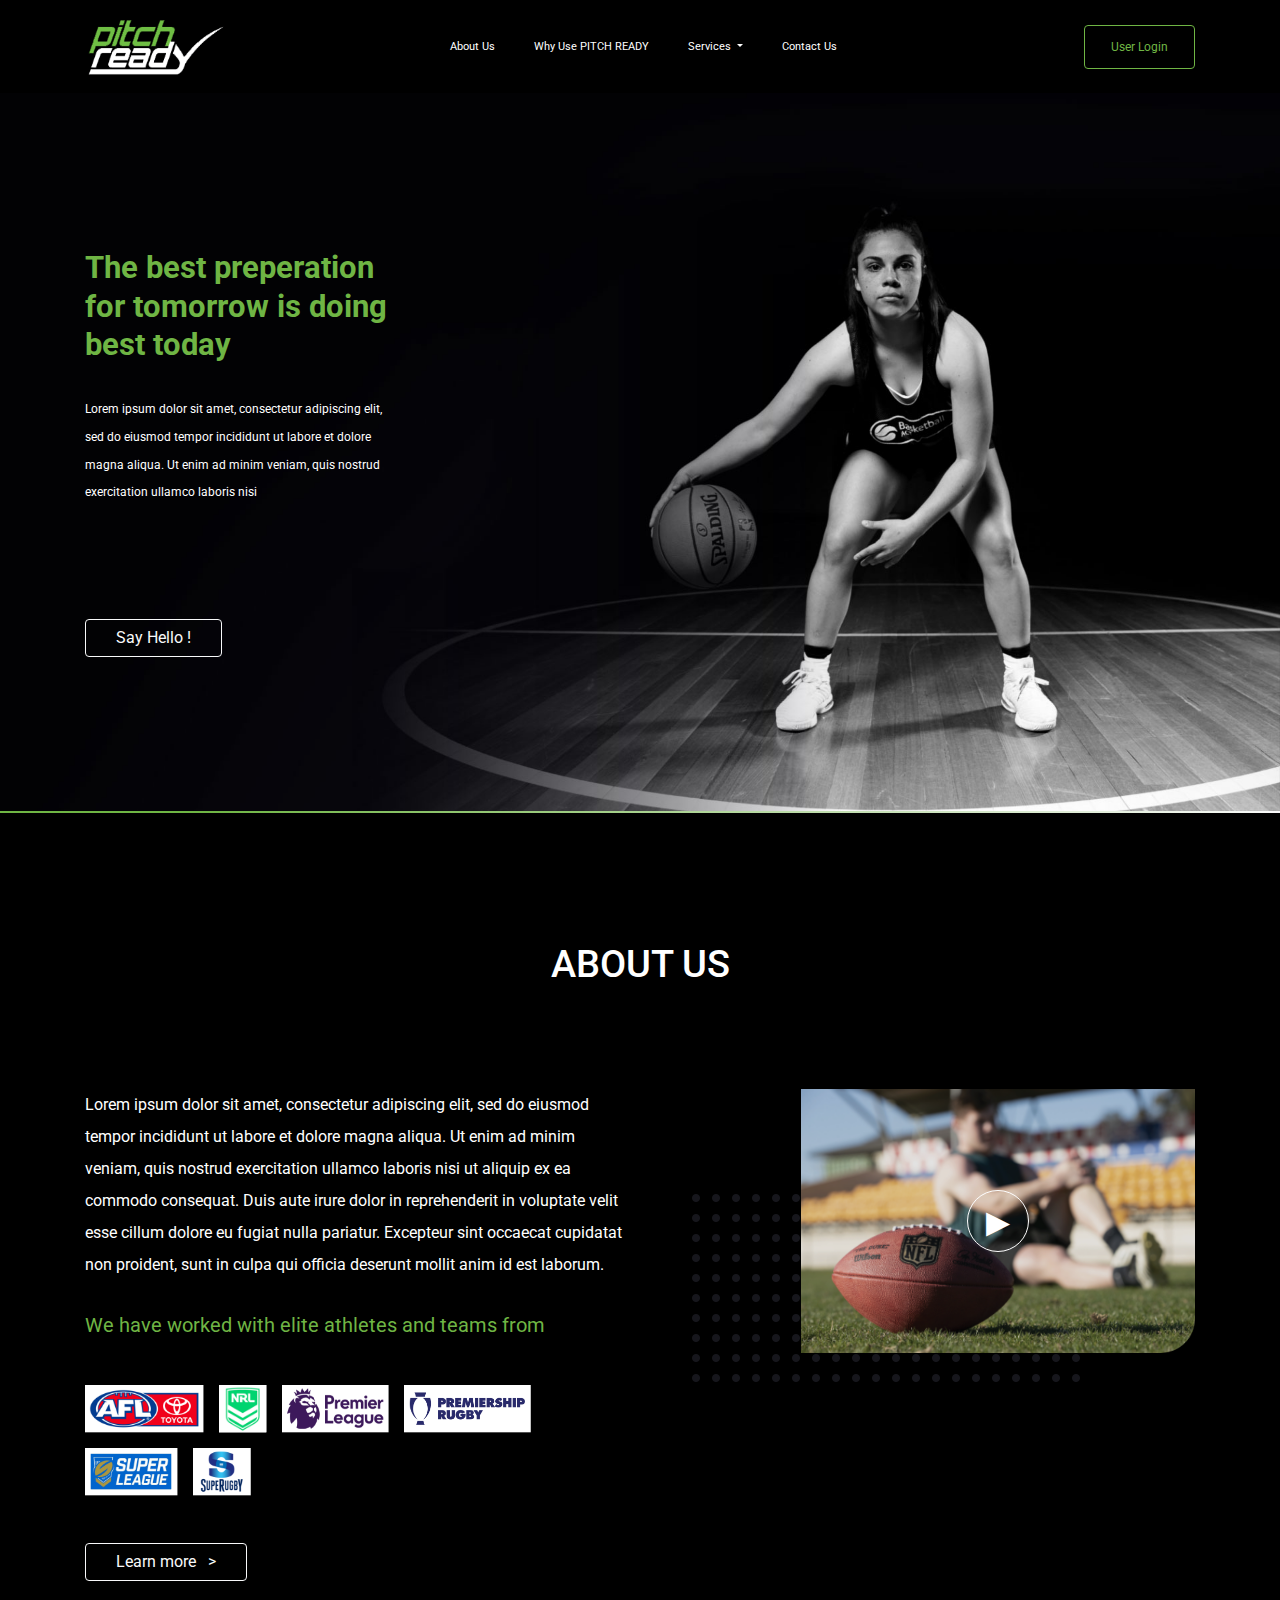
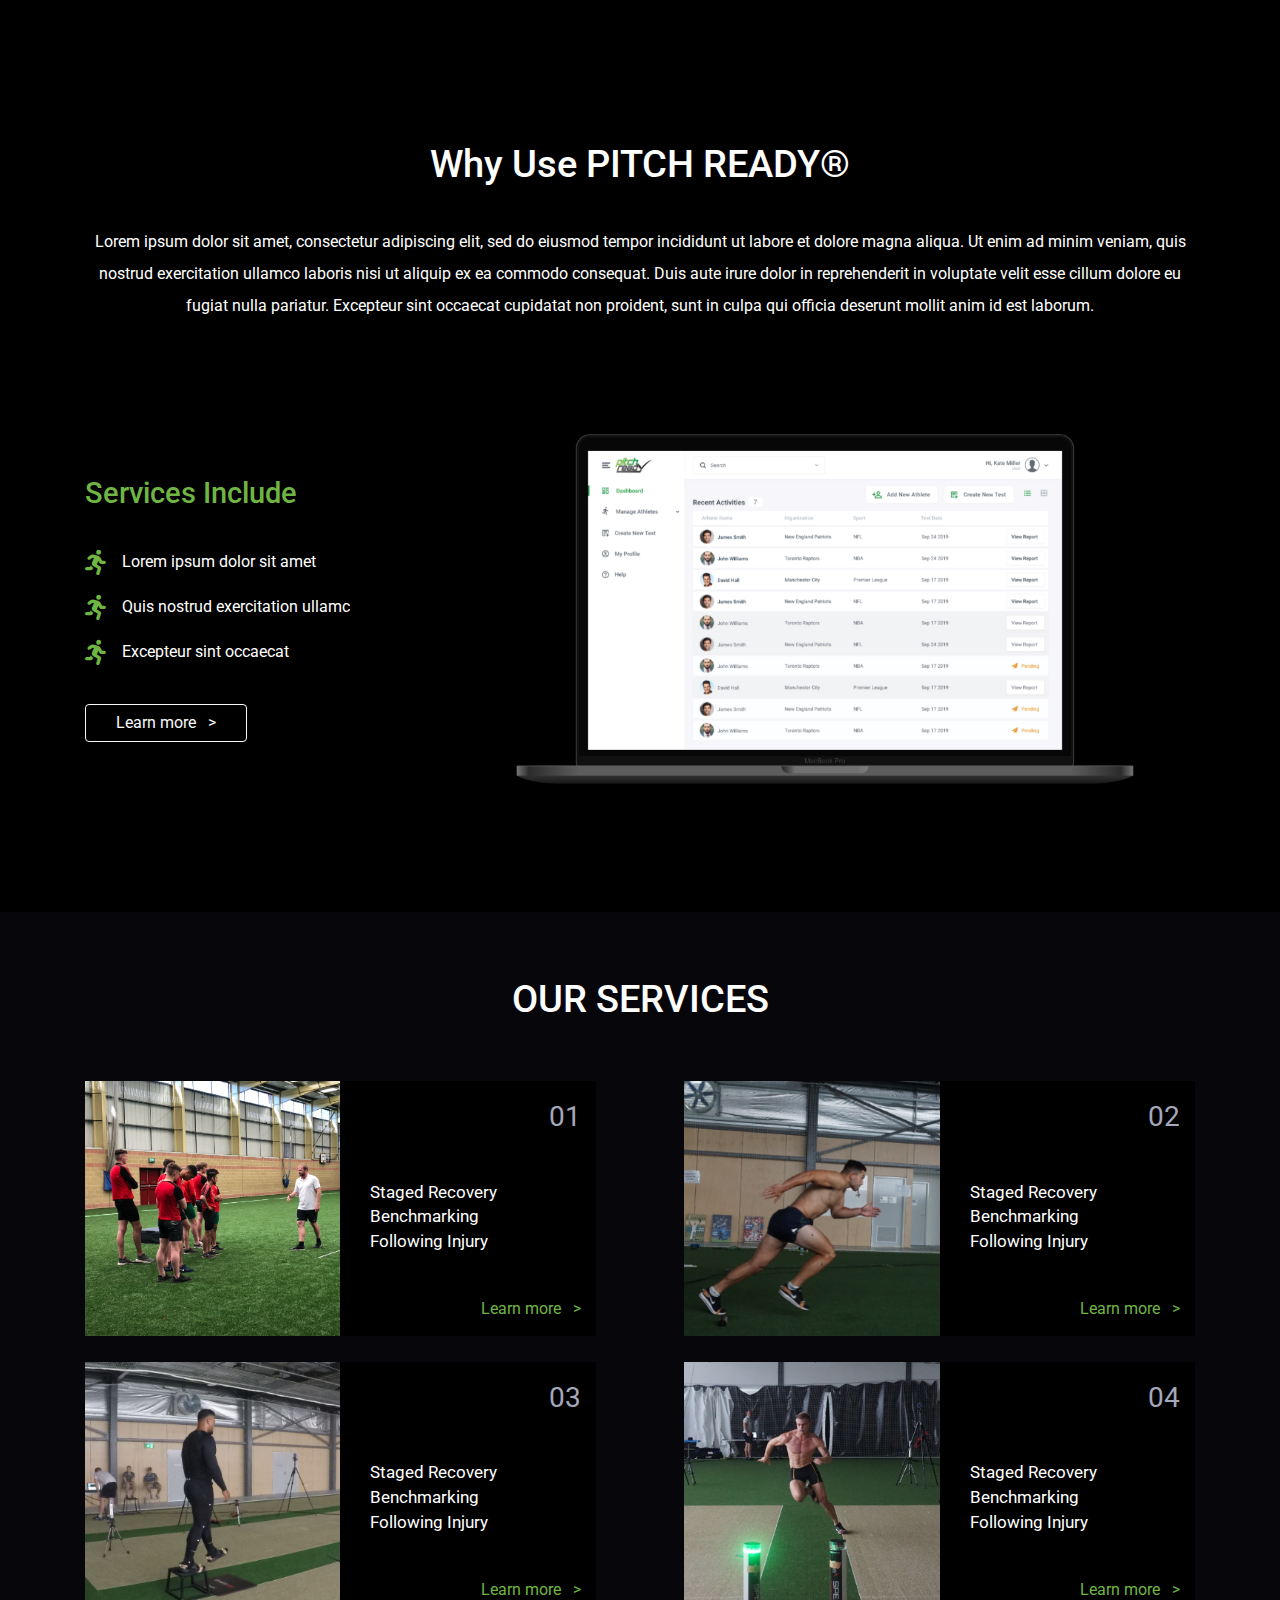
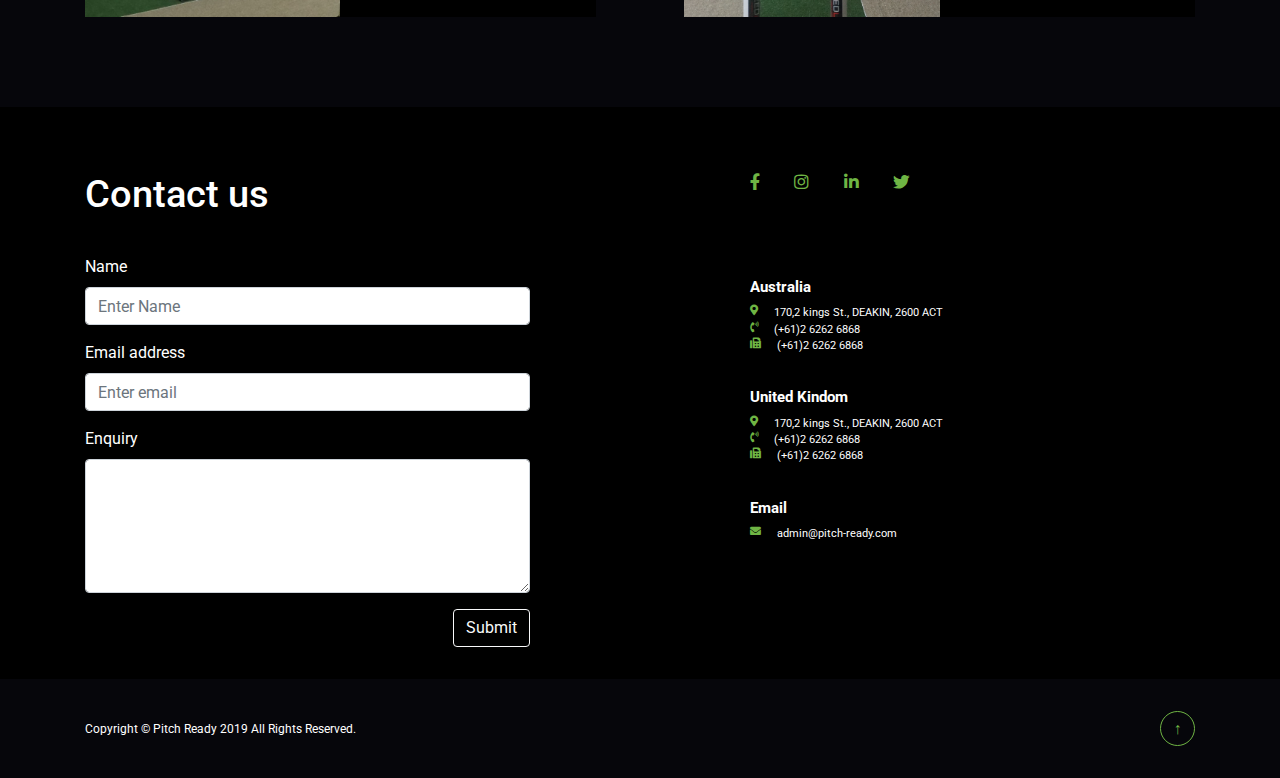
<file: index.html>
<!DOCTYPE html>
<html>
<head>
<meta charset="UTF-8">
<title>Pitch Ready</title>
<meta http-equiv="X-UA-Compatible" content="IE=edge,chrome=1">
<meta name="viewport" content="width=device-width, initial-scale=1.0">
<link rel="stylesheet" href="bootstrap/bootstrap.min.css" >
<link rel="stylesheet" href="styles/style.css" >
<link href="https://fonts.googleapis.com/css?family=Roboto:400,700&display=swap" rel="stylesheet"> 
<link href="https://cdnjs.cloudflare.com/ajax/libs/font-awesome/5.11.2/css/all.min.css" rel="stylesheet" >

<script src="js/jquery.min.js" ></script>
<script src="bootstrap/bootstrap.min.js" ></script>

</head>

<body>
    <header>
            <div class="container">
                <div class="header-inner">
                    <div class="logo">
                        <img src="images/logo.png" alt="" />
                    </div>
                    <div class="main-menu"><nav class="navbar navbar-expand-lg navbar-dark">
                            <button class="navbar-toggler" type="button" data-toggle="collapse" data-target="#navbarNav" aria-controls="navbarNav" aria-expanded="false" aria-label="Toggle navigation">
                                <span class="navbar-toggler-icon"></span>
                            </button>
                            <div class="collapse navbar-collapse" id="navbarNav">
                                <ul class="navbar-nav">
                                <li class="nav-item">
                                    <a class="nav-link active" href="page-3.html">About us</a>
                                </li>
                                <li class="nav-item">
                                    <a class="nav-link" href="page-2.html">Why use PITCH READY</a>
                                </li>
                                <li class="nav-item dropdown">
                                        <a class="nav-link dropdown-toggle" href="page-4.html" id="navbarDropdownMenuLink" role="button" data-toggle="dropdown" aria-haspopup="true" aria-expanded="false">
                                                Services
                                        </a>
                                        <div class="dropdown-menu" aria-labelledby="navbarDropdownMenuLink">
                                            <a class="dropdown-item" href="page-4.html">Service 1</a>
                                            <a class="dropdown-item" href="page-4.html">Service 2</a>
                                        </div>
                                        </li>
                                <li class="nav-item">
                                    <a class="nav-link" href="#">Contact us</a>
                                </li>
                                </ul>
                            </div>
                            </nav>
                    </div>
                    <div class="header-links">
                        <button type="button" class="btn btn-outline-primary login-btn">User Login</button>
                    </div>   
                </div>
            </div>
    </header>
    <div class="main-banner">
        <div class="main-banner-overlay">
            <div class="container">
                <span class="main-tagline">The best preperation for tomorrow is doing best today</span>
                <div class="para-text">
                    <p>Lorem ipsum dolor sit amet, consectetur adipiscing elit, sed do eiusmod tempor incididunt ut labore et dolore magna aliqua. Ut enim ad minim veniam, quis nostrud exercitation ullamco laboris nisi</p>
                </div>
                <button type="button" class="btn btn-outline-light">Say Hello !</button>
            </div>
        </div>
        <picture class="w-100">
            <source media="(max-width: 767px)" srcset="images/main-banner-mob.jpg">
            <source media="(max-width: 991px)" srcset="images/main-banner-tab.jpg">
            <source media="(min-width: 992px)" srcset="images/main-banner.jpg">
            <img class="w-100" src="images/main-banner.jpg" alt="">
        </picture>
    </div>

    <section class="sec-2">
           <!--<h2>&#9656;</h2>-->
           <div class="container">
                <h2>ABOUT US</h2>
                
                <div class="row sec-2-contwrap">
                    <div class="col-lg-6 text-center text-md-left">
                        <p>
                            Lorem ipsum dolor sit amet, consectetur adipiscing elit, sed do eiusmod tempor incididunt ut labore et dolore magna aliqua. Ut enim ad minim veniam, quis nostrud exercitation ullamco laboris nisi ut aliquip ex ea commodo consequat. Duis aute irure dolor in reprehenderit in voluptate velit esse cillum dolore eu fugiat nulla pariatur. Excepteur sint occaecat cupidatat non proident, sunt in culpa qui officia deserunt mollit anim id est laborum.
                        </p>
                        <span class="sp-tagline">
                            We have worked with elite athletes and teams from
                        </span>
                        <div class="d-flex flex-wrap justify-content-center justify-content-md-start sec-2-logos">
                            <a href="#"><img src="images/logo-afl.png"/></a>
                            <a href="#"><img src="images/logo-nrl.png" alt=""/></a>
                            <a href="#"><img src="images/logo-pl.png" alt=""/></a>
                            <a href="#"><img src="images/logo-pr.png" alt=""/></a>
                            <a href="#"><img src="images/logo-sl.png" alt=""/></a>
                            <a href="#"><img src="images/logo-sr.png" alt=""/></a>
                        </div>
                        <button type="button" class="btn btn-outline-light">Learn more &nbsp; &#x3E;</button>
                    </div>
                    <div class="col-lg-6 sec-2-sideimg">
                        <a href="">
                                <div class="thumb-wrap">
                                    <img class="w-100" src="images/video-bg.png" alt=""/>
                                    <div class="play-btn-wrap"><span class="play-btn">&#9656;</span></div>
                                </div>

                        </a>
                    </div>
                </div>

           </div>
           
  
    </section>

    <section class="sec-3">
           <!--<h2>&#9656;</h2>-->
           <div class="container">
                <h2 class="has-mob-bottom-margin">Why Use PITCH READY&#174;</h2>
                <div class="w-100 text-center sec-3-intro">
                    <p>
                        Lorem ipsum dolor sit amet, consectetur adipiscing elit, sed do eiusmod tempor incididunt ut labore et dolore magna aliqua. Ut enim ad minim veniam, quis nostrud exercitation ullamco laboris nisi ut aliquip ex ea commodo consequat. Duis aute irure dolor in reprehenderit in voluptate velit esse cillum dolore eu fugiat nulla pariatur. Excepteur sint occaecat cupidatat non proident, sunt in culpa qui officia deserunt mollit anim id est laborum.
                    </p>
                </div>
                
                <div class="w-100 float-left sec-3-contwrap no-gutters d-flex flex-column flex-lg-row align-items-center justify-content-between">
                    <div class="col-12 col-lg-3 text-center text-md-left float-left">
                        <h3>Services Include</h3>
                        <ul>
                            <li><i class="fas fa-running"></i> Lorem ipsum dolor sit amet</li>
                            <li><i class="fas fa-running"></i> Quis nostrud exercitation ullamc</li>
                            <li><i class="fas fa-running"></i> Excepteur sint occaecat</li>
                        </ul>
                        <button type="button" class="btn btn-outline-light">Learn more &nbsp; &#x3E;</button>
                    </div>
                    <div class="col-12 col-lg-8 sec-3-sideimg float-right">
                            <img class="w-100" src="images/macbook.png" alt=""/>
                    </div>
                </div>

           </div>
           
  
    </section>


    <section class="sec-4">
        <div class="container">
            <h2>OUR SERVICES</h2>
            <div class="serv-boxes-parent">
                <div class="serv-box no-gutters">
                    <div class="serv-thumb col-12 col-sm-6">
                        <img class="w-100" src="images/1.png" alt=""/>
                    </div>
                    <div class="serv-cont col-12 col-sm-6">
                        <span class="box-number">01</span>
                        <div class="txt-box">
                            Staged Recovery <br />
                            Benchmarking<br />
                            Following Injury
                        </div>
                        <a class="l-more-link" href="#">Learn more &nbsp; &#x3E;</a>
                    </div>
                </div>
                <div class="serv-box no-gutters">
                    <div class="serv-thumb col-12 col-sm-6">
                        <img class="w-100" src="images/2.png" alt=""/>
                    </div>
                    <div class="serv-cont col-12 col-sm-6">
                        <span class="box-number">02</span>
                        <div class="txt-box">
                            Staged Recovery <br />
                            Benchmarking<br />
                            Following Injury
                        </div>
                        <a class="l-more-link" href="#">Learn more &nbsp; &#x3E;</a>
                    </div>
                </div>
                <div class="serv-box no-gutters">
                    <div class="serv-thumb col-12 col-sm-6">
                        <img class="w-100" src="images/3.png" alt=""/>
                    </div>
                    <div class="serv-cont col-12 col-sm-6">
                        <span class="box-number">03</span>
                        <div class="txt-box">
                            Staged Recovery <br />
                            Benchmarking<br />
                            Following Injury
                        </div>
                        <a class="l-more-link" href="#">Learn more &nbsp; &#x3E;</a>
                    </div>
                </div>
                <div class="serv-box no-gutters">
                    <div class="serv-thumb col-12 col-sm-6">
                        <img class="w-100" src="images/4.png" alt=""/>
                    </div>
                    <div class="serv-cont col-12 col-sm-6">
                        <span class="box-number">04</span>
                        <div class="txt-box">
                            Staged Recovery <br />
                            Benchmarking<br />
                            Following Injury
                        </div>
                        <a class="l-more-link" href="#">Learn more &nbsp; &#x3E;</a>
                    </div>
                </div>
            </div>
        </div>
    </section>
    <footer>
        <div class="container footer-top-wrap">

            <div class="footer-left col-12 col-md-5">
                <h2 class="left-align has-mob-bottom-margin">Contact us</h2>
                <div class="form-wrap">
                        <form>
                            <div class="form-group">
                                    <label for="exampleInputEmail1">Name</label>
                                    <input type="text" class="form-control" id="exampleInputName" aria-describedby="nameHelp" placeholder="Enter Name">
                            </div>
                            <div class="form-group">
                                <label for="exampleInputEmail1">Email address</label>
                                <input type="email" class="form-control" id="exampleInputEmail1" aria-describedby="emailHelp" placeholder="Enter email">
                            </div>
                            <div class="form-group">
                                <label for="exampleInputEmail1">Enquiry</label>
                                <textarea class="form-control" rows="5" id="comment"></textarea>
                            </div>

                            <button type="submit" class="btn btn-outline-light float-right">Submit</button>
                        </form>
                </div>

            </div>
            <div class="footer-right col-12 col-md-4 offset-0 offset-md-2">
                <div class="smo-links">
                    <a href="#" target="_blank"><i class="fab fa-facebook-f"></i></a>
                    <a href="#" target="_blank"><i class="fab fa-instagram"></i></a>
                    <a href="#" target="_blank"><i class="fab fa-linkedin-in"></i></a>
                    <a href="#" target="_blank"><i class="fab fa-twitter"></i></a>
                </div>
                <div class="footer-address">
                    <div class="address-box">
                        <span class="title-txt">Australia</span>
                        <div class="add-col">
                            <i class="fas fa-map-marker-alt"></i><span>170,2 kings St., DEAKIN, 2600 ACT </span>
                        </div>
                        <div class="add-col">
                            <i class="fas fa-phone-volume"></i><span><a href="#">(+61)2 6262 6868</a></span>
                        </div>
                        <div class="add-col">
                            <i class="fas fa-fax"></i><span><a href="#">(+61)2 6262 6868</a></span>
                        </div>                        
                    </div>
                    <div class="address-box">
                        <span class="title-txt">United Kindom</span>
                        <div class="add-col">
                            <i class="fas fa-map-marker-alt"></i><span>170,2 kings St., DEAKIN, 2600 ACT </span>
                        </div>
                        <div class="add-col">
                            <i class="fas fa-phone-volume"></i><span><a href="#">(+61)2 6262 6868</a></span>
                        </div>
                        <div class="add-col">
                            <i class="fas fa-fax"></i><span><a href="#">(+61)2 6262 6868</a></span>
                        </div>                        
                    </div>
                    <div class="address-box">
                        <span class="title-txt">Email</span>
                        <div class="add-col">
                                <i class="fas fa-envelope"></i><a href="#">admin@pitch-ready.com</a>
                        </div>                       
                    </div>


                </div>
            </div>
        </div>
        <div class="footer-bottom">
            <div class="container d-flex justify-content-between align-items-center">
                <span class="copy-text">Copyright &copy; Pitch Ready 2019 All Rights Reserved.</span>
                <span class="scrl-top d-none d-md-flex">&uarr;</span>
            </div>
        </div>
            
    </footer>

</body>
<script>
        $(".scrl-top").click(function() {
          $("html, body").animate({ scrollTop: 0 }, "slow");
          return false;
        });
</script>
</html>
</file>
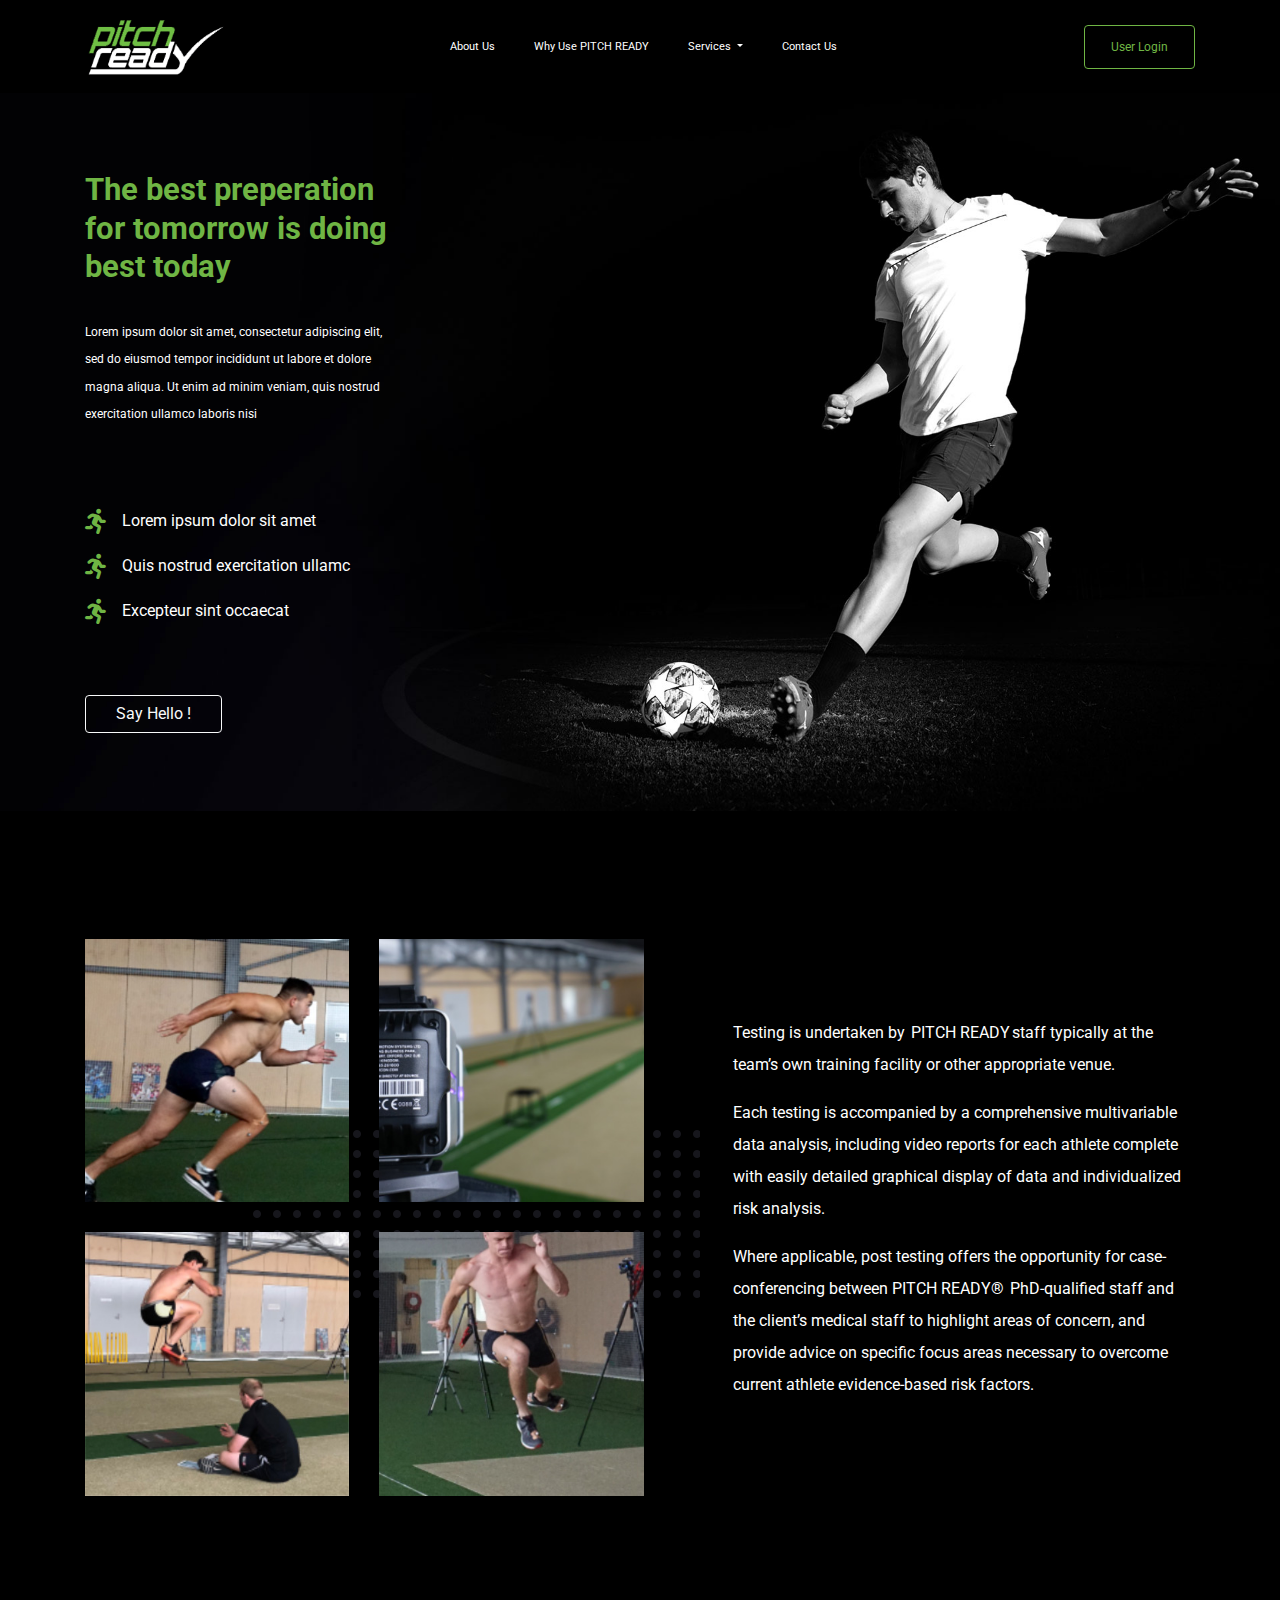
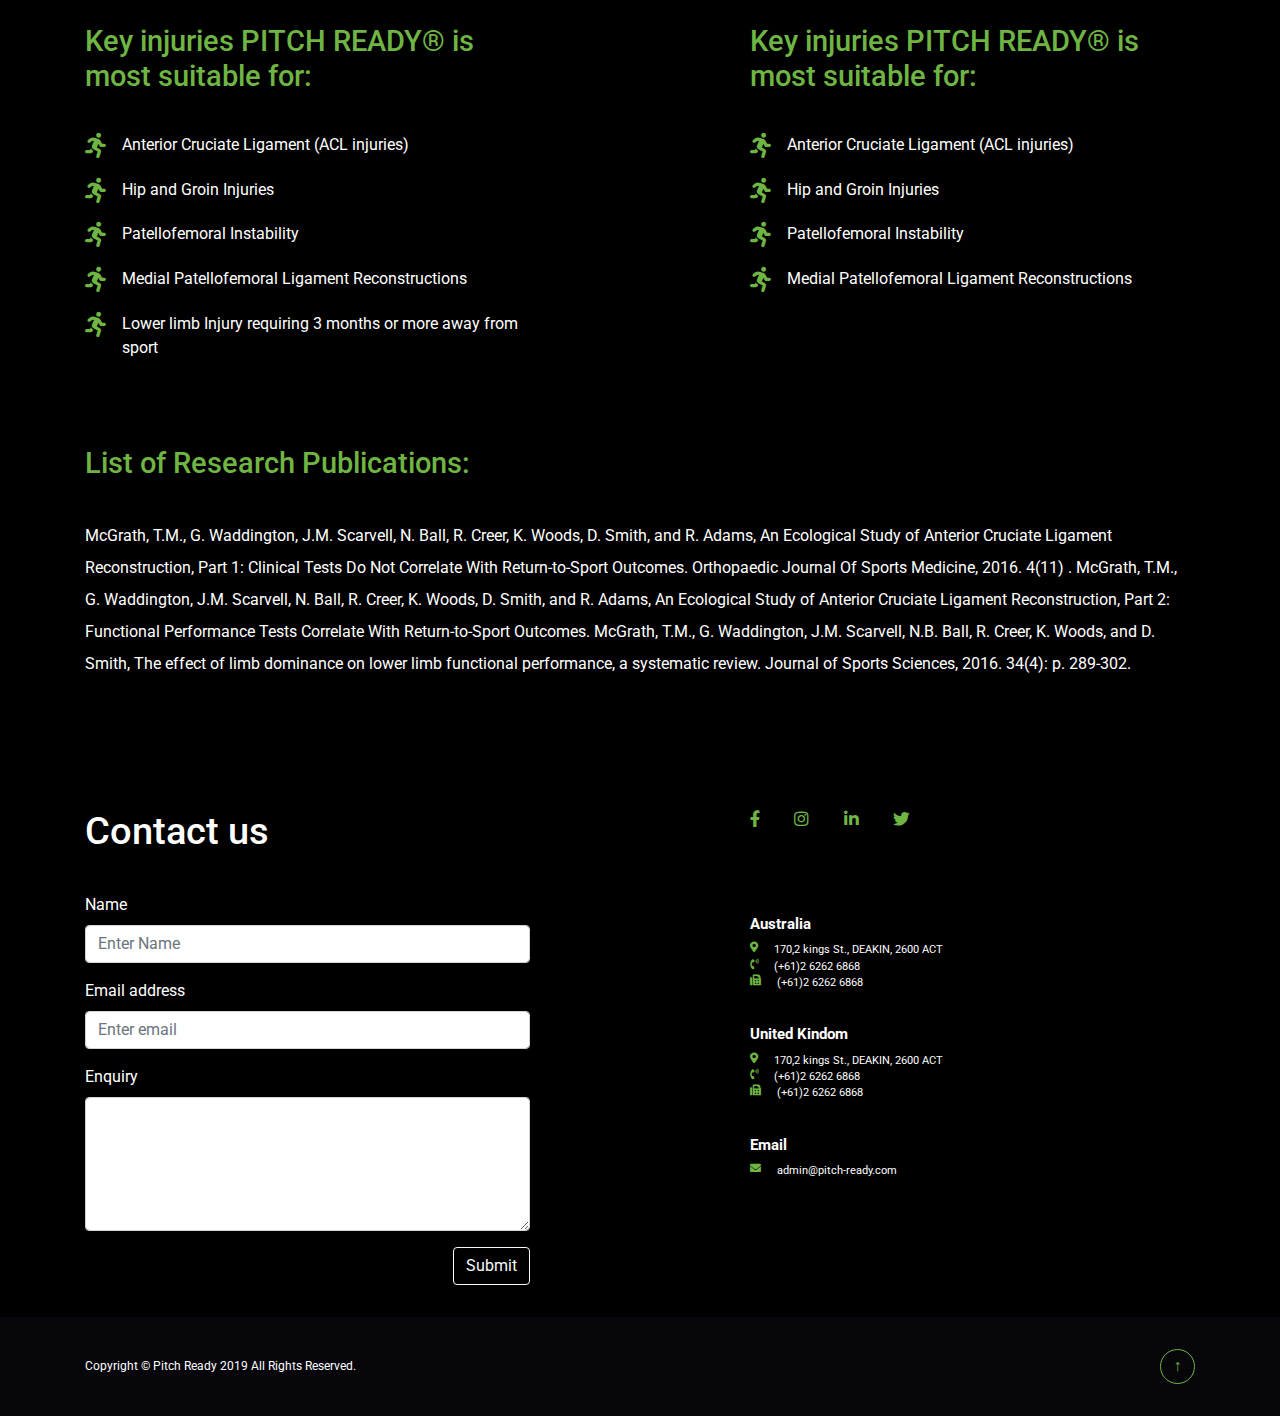
<file: page-2.html>
<!DOCTYPE html>
<html>
<head>
<meta charset="UTF-8">
<title>Pitch Ready</title>
<meta http-equiv="X-UA-Compatible" content="IE=edge,chrome=1">
<meta name="viewport" content="width=device-width, initial-scale=1.0">
<link rel="stylesheet" href="bootstrap/bootstrap.min.css" >
<link rel="stylesheet" href="styles/style.css" >
<link href="https://fonts.googleapis.com/css?family=Roboto:400,700&display=swap" rel="stylesheet"> 
<link href="https://cdnjs.cloudflare.com/ajax/libs/font-awesome/5.11.2/css/all.min.css" rel="stylesheet" >

<script src="js/jquery.min.js" ></script>
<script src="bootstrap/bootstrap.min.js" ></script>

</head>

<body>
    <header>
            <div class="container">
                <div class="header-inner">
                    <div class="logo">
                        <img src="images/logo.png" alt="" />
                    </div>
                    <div class="main-menu"><nav class="navbar navbar-expand-lg navbar-dark">
                        <button class="navbar-toggler" type="button" data-toggle="collapse" data-target="#navbarNav" aria-controls="navbarNav" aria-expanded="false" aria-label="Toggle navigation">
                                <span class="navbar-toggler-icon"></span>
                            </button>
                            <div class="collapse navbar-collapse" id="navbarNav">
                                <ul class="navbar-nav">
                                <li class="nav-item">
                                    <a class="nav-link active" href="page-3.html">About us</a>
                                </li>
                                <li class="nav-item">
                                    <a class="nav-link" href="page-2.html">Why use PITCH READY</a>
                                </li>
                                <li class="nav-item dropdown">
                                        <a class="nav-link dropdown-toggle" href="page-4.html" id="navbarDropdownMenuLink" role="button" data-toggle="dropdown" aria-haspopup="true" aria-expanded="false">
                                                Services
                                        </a>
                                        <div class="dropdown-menu" aria-labelledby="navbarDropdownMenuLink">
                                            <a class="dropdown-item" href="page-4.html">Service 1</a>
                                            <a class="dropdown-item" href="page-4.html">Service 2</a>
                                        </div>
                                        </li>
                                <li class="nav-item">
                                    <a class="nav-link" href="#">Contact us</a>
                                </li>
                                </ul>
                            </div>
                            </nav>
                    </div>
                    <div class="header-links">
                        <button type="button" class="btn btn-outline-primary login-btn">User Login</button>
                    </div>   
                </div>
            </div>
    </header>
    <div class="main-banner inner-page">
        <div class="main-banner-overlay">
            <div class="container">
                <span class="main-tagline">The best preperation for tomorrow is doing best today</span>
                <div class="para-text">
                    <p>Lorem ipsum dolor sit amet, consectetur adipiscing elit, sed do eiusmod tempor incididunt ut labore et dolore magna aliqua. Ut enim ad minim veniam, quis nostrud exercitation ullamco laboris nisi</p>
                    <ul>
                        <li><i class="fas fa-running"></i> Lorem ipsum dolor sit amet</li>
                        <li><i class="fas fa-running"></i> Quis nostrud exercitation ullamc</li>
                        <li><i class="fas fa-running"></i> Excepteur sint occaecat</li>
                    </ul>
                </div>
                <button type="button" class="btn btn-outline-light">Say Hello !</button>
            </div>
        </div>
        <picture class="w-100">
            <source media="(max-width: 767px)" srcset="images/main-banner-mob-2.jpg">
            <source media="(max-width: 991px)" srcset="images/main-banner-tab-2.jpg">
            <source media="(min-width: 992px)" srcset="images/main-banner-inner-1.jpg">
            <img class="w-100" src="images/main-banner-inner-1.jpg" alt="">
        </picture>
    </div>

    <section>
        <div class="container">
            <div class="gal-thumbs d-flex flex-column flex-md-row justify-content-md-between align-items-md-center no-gutters">
                <div class="gal-thumbs-left col-12 col-lg-7">
                    <div class="gal-thumb-item"><img src="images/gal-thumbs/gal-thumb-1.jpg" /></div>
                    <div class="gal-thumb-item"><img src="images/gal-thumbs/gal-thumb-2.jpg" /></div>
                    <div class="gal-thumb-item"><img src="images/gal-thumbs/gal-thumb-3.jpg" /></div>
                    <div class="gal-thumb-item"><img src="images/gal-thumbs/gal-thumb-4.jpg" /></div>
                </div>
                <div class="gal-thumbs-right col-12 col-lg-5">
                    <p>Testing is undertaken by  PITCH READY staff typically at the team’s own training facility or other appropriate venue.</p>
                    <p>Each testing is accompanied by a comprehensive multivariable data analysis, including video reports for each athlete complete with easily detailed graphical display of data and individualized risk analysis. </p>   
                    <p>Where applicable, post testing offers the opportunity for case-conferencing between  PITCH READY®  PhD-qualified staff and the client’s medical staff to highlight areas of concern, and provide advice on specific focus areas necessary to overcome current athlete evidence-based risk factors. </p>
                </div>                
            </div>


        </div>
    </section>


    <section>
        <div class="container">
            <div class="row side-columns-text d-flex flex-column flex-md-row justify-content-md-between">
                <div class="col-12 col-md-5 float-left">
                <h3>Key injuries PITCH READY® is most suitable for:</h3> 
                <ul>
                        <li><i class="fas fa-running"></i> Anterior Cruciate Ligament (ACL injuries)</li>
                        <li><i class="fas fa-running"></i> Hip and Groin Injuries</li>
                        <li><i class="fas fa-running"></i> Patellofemoral Instability</li>
                        <li><i class="fas fa-running"></i> Medial Patellofemoral Ligament Reconstructions</li>
                        <li><i class="fas fa-running"></i> Lower limb Injury requiring 3 months or more away from sport</li>
                </ul>
                </div>
                <div class="col-12 col-md-5 float-left">
                <h3>Key injuries PITCH READY® is most suitable for:</h3> 
                <ul>
                        <li><i class="fas fa-running"></i> Anterior Cruciate Ligament (ACL injuries)</li>
                        <li><i class="fas fa-running"></i> Hip and Groin Injuries</li>
                        <li><i class="fas fa-running"></i> Patellofemoral Instability</li>
                        <li><i class="fas fa-running"></i> Medial Patellofemoral Ligament Reconstructions</li>
                </ul>
                </div>
            </div>


        </div>
    </section>

    <section>
        <div class="container">
                <div class="text-content-wide">
                    <h3>List of Research Publications:</h3>
                    <p>
                        McGrath, T.M., G. Waddington, J.M. Scarvell, N. Ball, R. Creer, K. Woods, D. Smith, and R. Adams, An Ecological Study of Anterior Cruciate Ligament Reconstruction, Part 1: Clinical Tests Do Not Correlate With Return-to-Sport Outcomes. Orthopaedic Journal Of Sports Medicine, 2016. 4(11) .

                        McGrath, T.M., G. Waddington, J.M. Scarvell, N. Ball, R. Creer, K. Woods, D. Smith, and R. Adams, An Ecological Study of Anterior Cruciate Ligament Reconstruction, Part 2: Functional Performance Tests Correlate With Return-to-Sport Outcomes.

                        McGrath, T.M., G. Waddington, J.M. Scarvell, N.B. Ball, R. Creer, K. Woods, and D. Smith, The effect of limb dominance on lower limb functional performance, a systematic review. Journal of Sports Sciences, 2016. 34(4): p. 289-302.                            
                    </p>
                </div>
        </div>
    </section>

    <footer>
        <div class="container footer-top-wrap">

            <div class="footer-left col-12 col-md-5">
                <h2 class="left-align has-mob-bottom-margin">Contact us</h2>
                <div class="form-wrap">
                        <form>
                            <div class="form-group">
                                    <label for="exampleInputEmail1">Name</label>
                                    <input type="text" class="form-control" id="exampleInputName" aria-describedby="nameHelp" placeholder="Enter Name">
                            </div>
                            <div class="form-group">
                                <label for="exampleInputEmail1">Email address</label>
                                <input type="email" class="form-control" id="exampleInputEmail1" aria-describedby="emailHelp" placeholder="Enter email">
                            </div>
                            <div class="form-group">
                                <label for="exampleInputEmail1">Enquiry</label>
                                <textarea class="form-control" rows="5" id="comment"></textarea>
                            </div>

                            <button type="submit" class="btn btn-outline-light float-right">Submit</button>
                        </form>
                </div>

            </div>
            <div class="footer-right col-12 col-md-4 offset-0 offset-md-2">
                <div class="smo-links">
                    <a href="#" target="_blank"><i class="fab fa-facebook-f"></i></a>
                    <a href="#" target="_blank"><i class="fab fa-instagram"></i></a>
                    <a href="#" target="_blank"><i class="fab fa-linkedin-in"></i></a>
                    <a href="#" target="_blank"><i class="fab fa-twitter"></i></a>
                </div>
                <div class="footer-address">
                    <div class="address-box">
                        <span class="title-txt">Australia</span>
                        <div class="add-col">
                            <i class="fas fa-map-marker-alt"></i><span>170,2 kings St., DEAKIN, 2600 ACT </span>
                        </div>
                        <div class="add-col">
                            <i class="fas fa-phone-volume"></i><span><a href="#">(+61)2 6262 6868</a></span>
                        </div>
                        <div class="add-col">
                            <i class="fas fa-fax"></i><span><a href="#">(+61)2 6262 6868</a></span>
                        </div>                        
                    </div>
                    <div class="address-box">
                        <span class="title-txt">United Kindom</span>
                        <div class="add-col">
                            <i class="fas fa-map-marker-alt"></i><span>170,2 kings St., DEAKIN, 2600 ACT </span>
                        </div>
                        <div class="add-col">
                            <i class="fas fa-phone-volume"></i><span><a href="#">(+61)2 6262 6868</a></span>
                        </div>
                        <div class="add-col">
                            <i class="fas fa-fax"></i><span><a href="#">(+61)2 6262 6868</a></span>
                        </div>                        
                    </div>
                    <div class="address-box">
                        <span class="title-txt">Email</span>
                        <div class="add-col">
                                <i class="fas fa-envelope"></i><a href="#">admin@pitch-ready.com</a>
                        </div>                       
                    </div>


                </div>
            </div>
        </div>
        <div class="footer-bottom">
            <div class="container d-flex justify-content-between align-items-center">
                <span class="copy-text">Copyright &copy; Pitch Ready 2019 All Rights Reserved.</span>
                <span class="scrl-top d-none d-md-flex">&uarr;</span>
            </div>
        </div>
            
    </footer>

</body>
<script>
        $(".scrl-top").click(function() {
          $("html, body").animate({ scrollTop: 0 }, "slow");
          return false;
        });
</script>
</html>
</file>
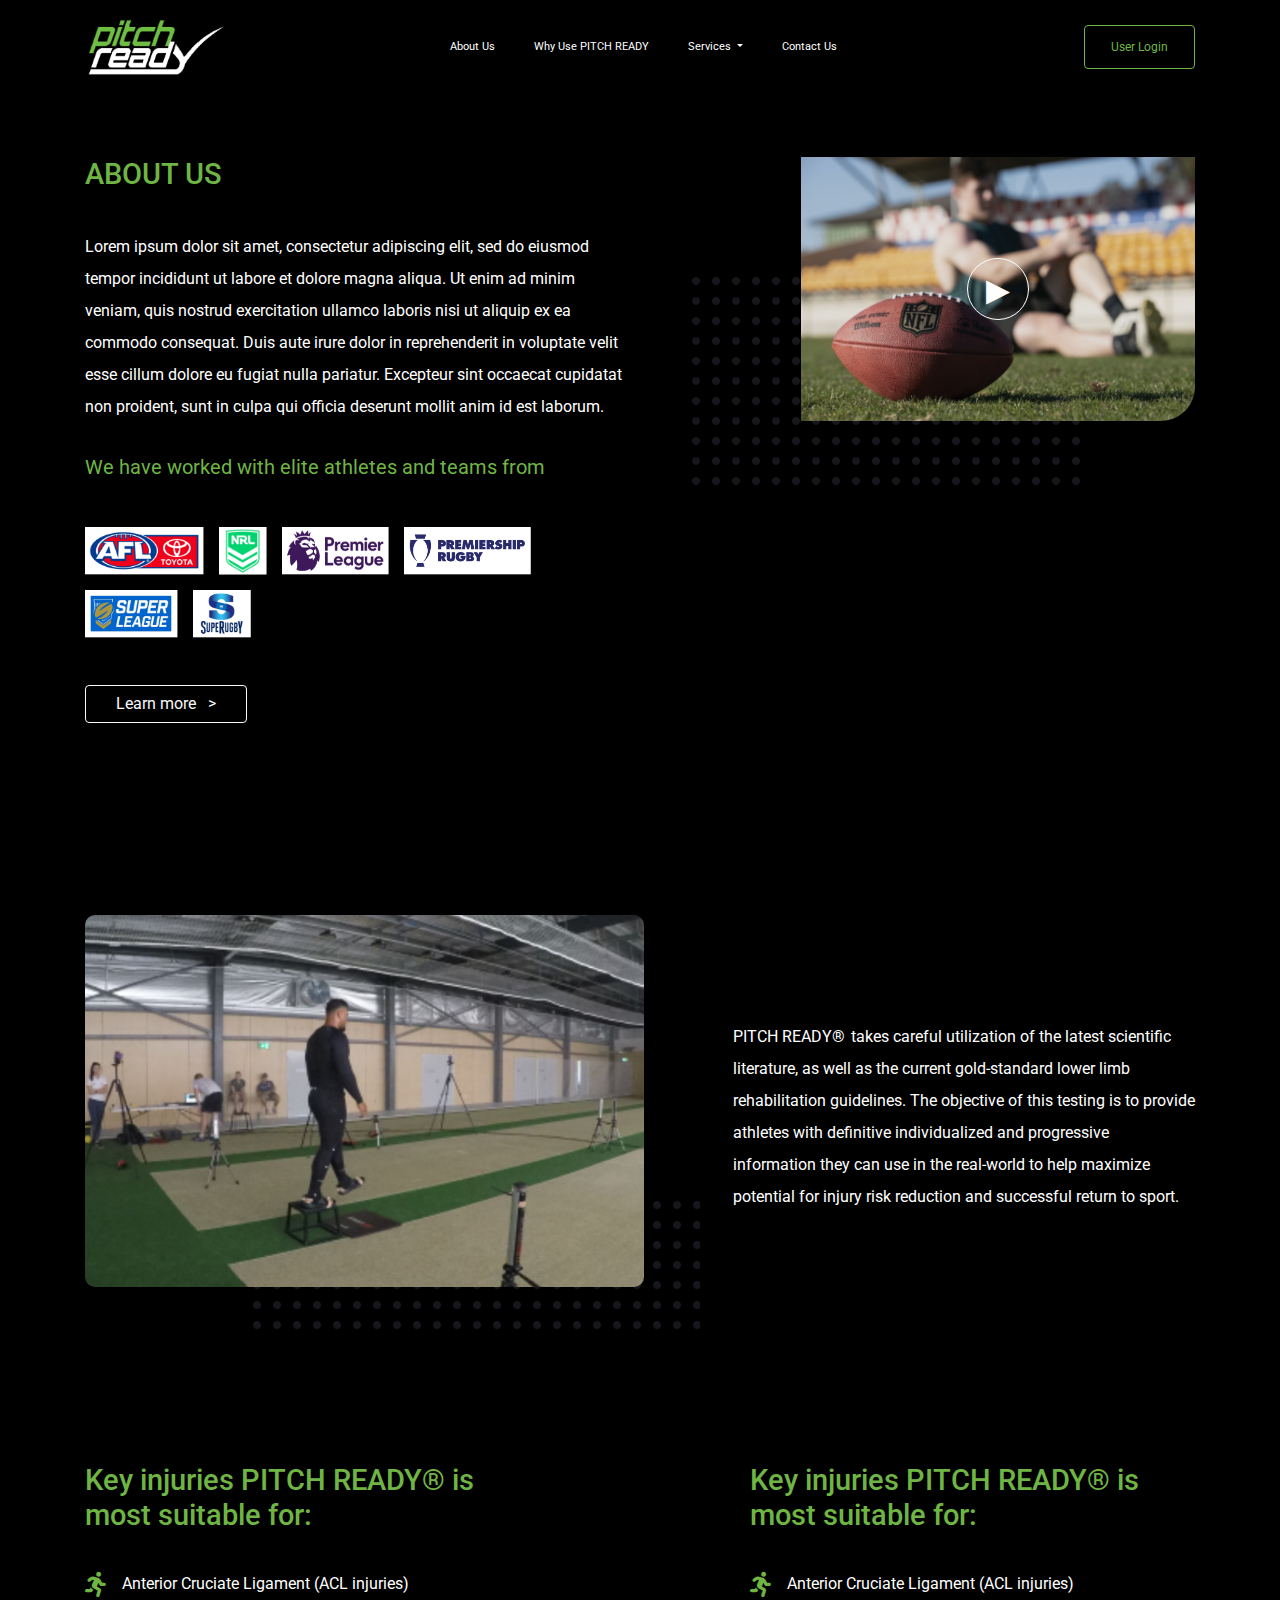
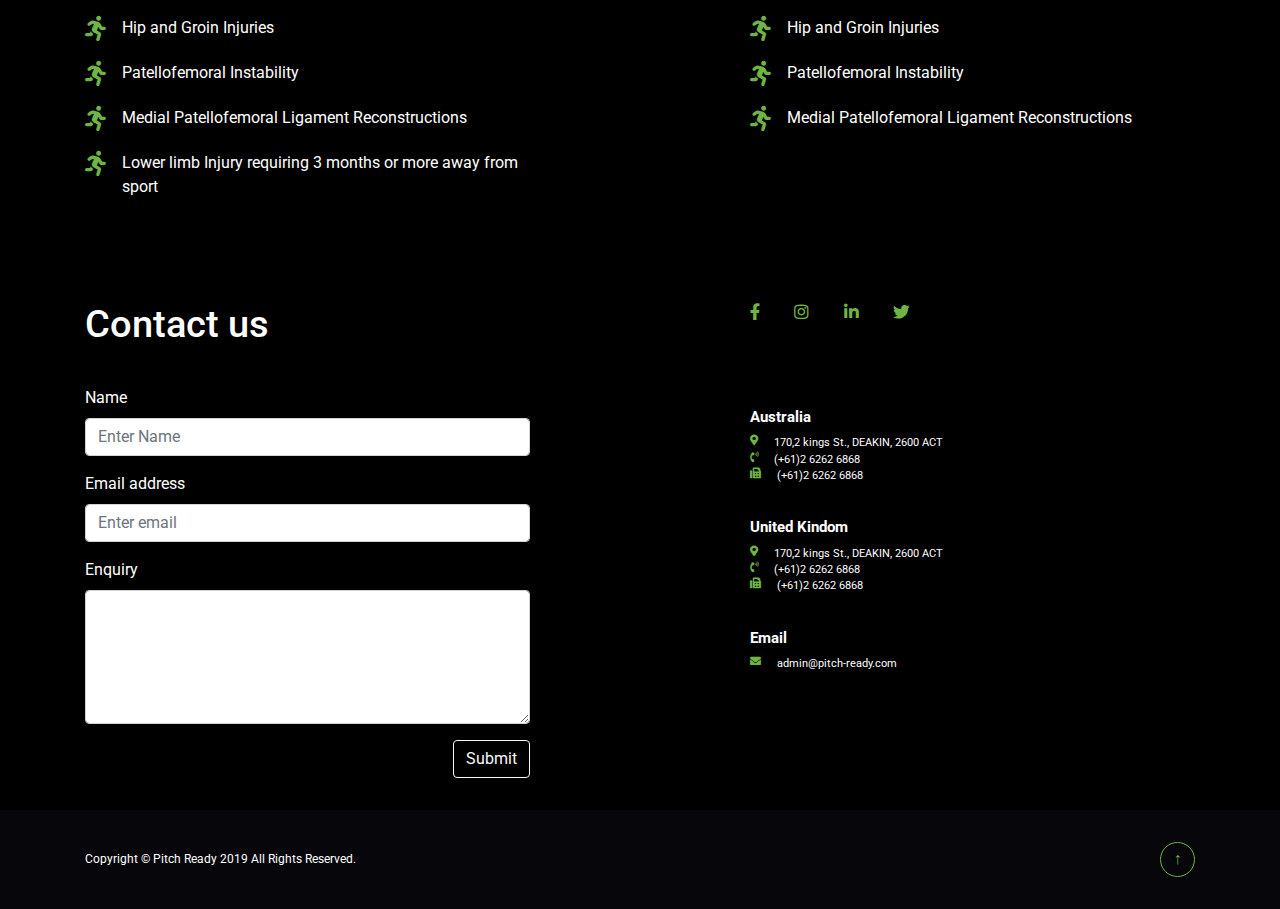
<file: page-3.html>
<!DOCTYPE html>
<html>
<head>
<meta charset="UTF-8">
<title>Pitch Ready</title>
<meta http-equiv="X-UA-Compatible" content="IE=edge,chrome=1">
<meta name="viewport" content="width=device-width, initial-scale=1.0">
<link rel="stylesheet" href="bootstrap/bootstrap.min.css" >
<link rel="stylesheet" href="styles/style.css" >
<link href="https://fonts.googleapis.com/css?family=Roboto:400,700&display=swap" rel="stylesheet"> 
<link href="https://cdnjs.cloudflare.com/ajax/libs/font-awesome/5.11.2/css/all.min.css" rel="stylesheet" >

<script src="js/jquery.min.js" ></script>
<script src="bootstrap/bootstrap.min.js" ></script>

</head>

<body>
    <header>
            <div class="container">
                <div class="header-inner">
                    <div class="logo">
                        <img src="images/logo.png" alt="" />
                    </div>
                    <div class="main-menu"><nav class="navbar navbar-expand-lg navbar-dark">
                        <button class="navbar-toggler" type="button" data-toggle="collapse" data-target="#navbarNav" aria-controls="navbarNav" aria-expanded="false" aria-label="Toggle navigation">
                                <span class="navbar-toggler-icon"></span>
                            </button>
                            <div class="collapse navbar-collapse" id="navbarNav">
                                <ul class="navbar-nav">
                                <li class="nav-item">
                                    <a class="nav-link active" href="page-3.html">About us</a>
                                </li>
                                <li class="nav-item">
                                    <a class="nav-link" href="page-2.html">Why use PITCH READY</a>
                                </li>
                                <li class="nav-item dropdown">
                                        <a class="nav-link dropdown-toggle" href="page-4.html" id="navbarDropdownMenuLink" role="button" data-toggle="dropdown" aria-haspopup="true" aria-expanded="false">
                                                Services
                                        </a>
                                        <div class="dropdown-menu" aria-labelledby="navbarDropdownMenuLink">
                                            <a class="dropdown-item" href="page-4.html">Service 1</a>
                                            <a class="dropdown-item" href="page-4.html">Service 2</a>
                                        </div>
                                        </li>
                                <li class="nav-item">
                                    <a class="nav-link" href="#">Contact us</a>
                                </li>
                                </ul>
                            </div>
                            </nav>
                    </div>
                    <div class="header-links">
                        <button type="button" class="btn btn-outline-primary login-btn">User Login</button>
                    </div>   
                </div>
            </div>
    </header>


    <section>
           <!--<h2>&#9656;</h2>-->
           <div class="container">
                <div class="row sec-2-contwrap">
                    <div class="col-lg-6 text-center text-md-left">
                            <h3>ABOUT US</h3>
                        <p>
                            Lorem ipsum dolor sit amet, consectetur adipiscing elit, sed do eiusmod tempor incididunt ut labore et dolore magna aliqua. Ut enim ad minim veniam, quis nostrud exercitation ullamco laboris nisi ut aliquip ex ea commodo consequat. Duis aute irure dolor in reprehenderit in voluptate velit esse cillum dolore eu fugiat nulla pariatur. Excepteur sint occaecat cupidatat non proident, sunt in culpa qui officia deserunt mollit anim id est laborum.
                        </p>
                        <span class="sp-tagline">
                            We have worked with elite athletes and teams from
                        </span>
                        <div class="d-flex flex-wrap justify-content-center justify-content-md-start sec-2-logos">
                            <a href="#"><img src="images/logo-afl.png"/></a>
                            <a href="#"><img src="images/logo-nrl.png" alt=""/></a>
                            <a href="#"><img src="images/logo-pl.png" alt=""/></a>
                            <a href="#"><img src="images/logo-pr.png" alt=""/></a>
                            <a href="#"><img src="images/logo-sl.png" alt=""/></a>
                            <a href="#"><img src="images/logo-sr.png" alt=""/></a>
                        </div>
                        <button type="button" class="btn btn-outline-light">Learn more &nbsp; &#x3E;</button>
                    </div>
                    <div class="col-lg-6 sec-2-sideimg">
                        <a href="">
                                <div class="thumb-wrap">
                                    <img class="w-100" src="images/video-bg.png" alt=""/>
                                    <div class="play-btn-wrap"><span class="play-btn">&#9656;</span></div>
                                </div>

                        </a>
                    </div>
                </div>

           </div>
           
  
    </section>
    <section>
            <div class="container">
                <div class="gal-img d-flex flex-column flex-md-row justify-content-md-between align-items-md-center no-gutters">
                    <div class="gal-img-left col-12 col-lg-7">
                        <div class="gal-img-item"><img src="images/sample-l-img-3.jpg" /></div>
                    </div>
                    <div class="gal-img-right col-12 col-lg-5">
                        <p>PITCH READY®  takes careful utilization of the latest scientific literature, as well as the current gold-standard lower limb rehabilitation guidelines. The objective of this testing is to provide athletes with definitive individualized and progressive information they can use in the real-world to help maximize potential for injury risk reduction and successful return to sport.</p>
                    </div>                
                </div>
    
    
            </div>
        </section>

        <section>
                <div class="container">
                    <div class="row side-columns-text d-flex flex-column flex-md-row justify-content-md-between">
                        <div class="col-12 col-md-5 float-left">
                        <h3>Key injuries PITCH READY® is most suitable for:</h3> 
                        <ul>
                                <li><i class="fas fa-running"></i> Anterior Cruciate Ligament (ACL injuries)</li>
                                <li><i class="fas fa-running"></i> Hip and Groin Injuries</li>
                                <li><i class="fas fa-running"></i> Patellofemoral Instability</li>
                                <li><i class="fas fa-running"></i> Medial Patellofemoral Ligament Reconstructions</li>
                                <li><i class="fas fa-running"></i> Lower limb Injury requiring 3 months or more away from sport</li>
                        </ul>
                        </div>
                        <div class="col-12 col-md-5 float-left">
                        <h3>Key injuries PITCH READY® is most suitable for:</h3> 
                        <ul>
                                <li><i class="fas fa-running"></i> Anterior Cruciate Ligament (ACL injuries)</li>
                                <li><i class="fas fa-running"></i> Hip and Groin Injuries</li>
                                <li><i class="fas fa-running"></i> Patellofemoral Instability</li>
                                <li><i class="fas fa-running"></i> Medial Patellofemoral Ligament Reconstructions</li>
                        </ul>
                        </div>
                    </div>
        
        
                </div>
            </section>
    <footer>
        <div class="container footer-top-wrap">

            <div class="footer-left col-12 col-md-5">
                <h2 class="left-align has-mob-bottom-margin">Contact us</h2>
                <div class="form-wrap">
                        <form>
                            <div class="form-group">
                                    <label for="exampleInputEmail1">Name</label>
                                    <input type="text" class="form-control" id="exampleInputName" aria-describedby="nameHelp" placeholder="Enter Name">
                            </div>
                            <div class="form-group">
                                <label for="exampleInputEmail1">Email address</label>
                                <input type="email" class="form-control" id="exampleInputEmail1" aria-describedby="emailHelp" placeholder="Enter email">
                            </div>
                            <div class="form-group">
                                <label for="exampleInputEmail1">Enquiry</label>
                                <textarea class="form-control" rows="5" id="comment"></textarea>
                            </div>

                            <button type="submit" class="btn btn-outline-light float-right">Submit</button>
                        </form>
                </div>

            </div>
            <div class="footer-right col-12 col-md-4 offset-0 offset-md-2">
                <div class="smo-links">
                    <a href="#" target="_blank"><i class="fab fa-facebook-f"></i></a>
                    <a href="#" target="_blank"><i class="fab fa-instagram"></i></a>
                    <a href="#" target="_blank"><i class="fab fa-linkedin-in"></i></a>
                    <a href="#" target="_blank"><i class="fab fa-twitter"></i></a>
                </div>
                <div class="footer-address">
                    <div class="address-box">
                        <span class="title-txt">Australia</span>
                        <div class="add-col">
                            <i class="fas fa-map-marker-alt"></i><span>170,2 kings St., DEAKIN, 2600 ACT </span>
                        </div>
                        <div class="add-col">
                            <i class="fas fa-phone-volume"></i><span><a href="#">(+61)2 6262 6868</a></span>
                        </div>
                        <div class="add-col">
                            <i class="fas fa-fax"></i><span><a href="#">(+61)2 6262 6868</a></span>
                        </div>                        
                    </div>
                    <div class="address-box">
                        <span class="title-txt">United Kindom</span>
                        <div class="add-col">
                            <i class="fas fa-map-marker-alt"></i><span>170,2 kings St., DEAKIN, 2600 ACT </span>
                        </div>
                        <div class="add-col">
                            <i class="fas fa-phone-volume"></i><span><a href="#">(+61)2 6262 6868</a></span>
                        </div>
                        <div class="add-col">
                            <i class="fas fa-fax"></i><span><a href="#">(+61)2 6262 6868</a></span>
                        </div>                        
                    </div>
                    <div class="address-box">
                        <span class="title-txt">Email</span>
                        <div class="add-col">
                                <i class="fas fa-envelope"></i><a href="#">admin@pitch-ready.com</a>
                        </div>                       
                    </div>


                </div>
            </div>
        </div>
        <div class="footer-bottom">
            <div class="container d-flex justify-content-between align-items-center">
                <span class="copy-text">Copyright &copy; Pitch Ready 2019 All Rights Reserved.</span>
                <span class="scrl-top d-none d-md-flex">&uarr;</span>
            </div>
        </div>
            
    </footer>

</body>
<script>
        $(".scrl-top").click(function() {
          $("html, body").animate({ scrollTop: 0 }, "slow");
          return false;
        });
</script>
</html>
</file>
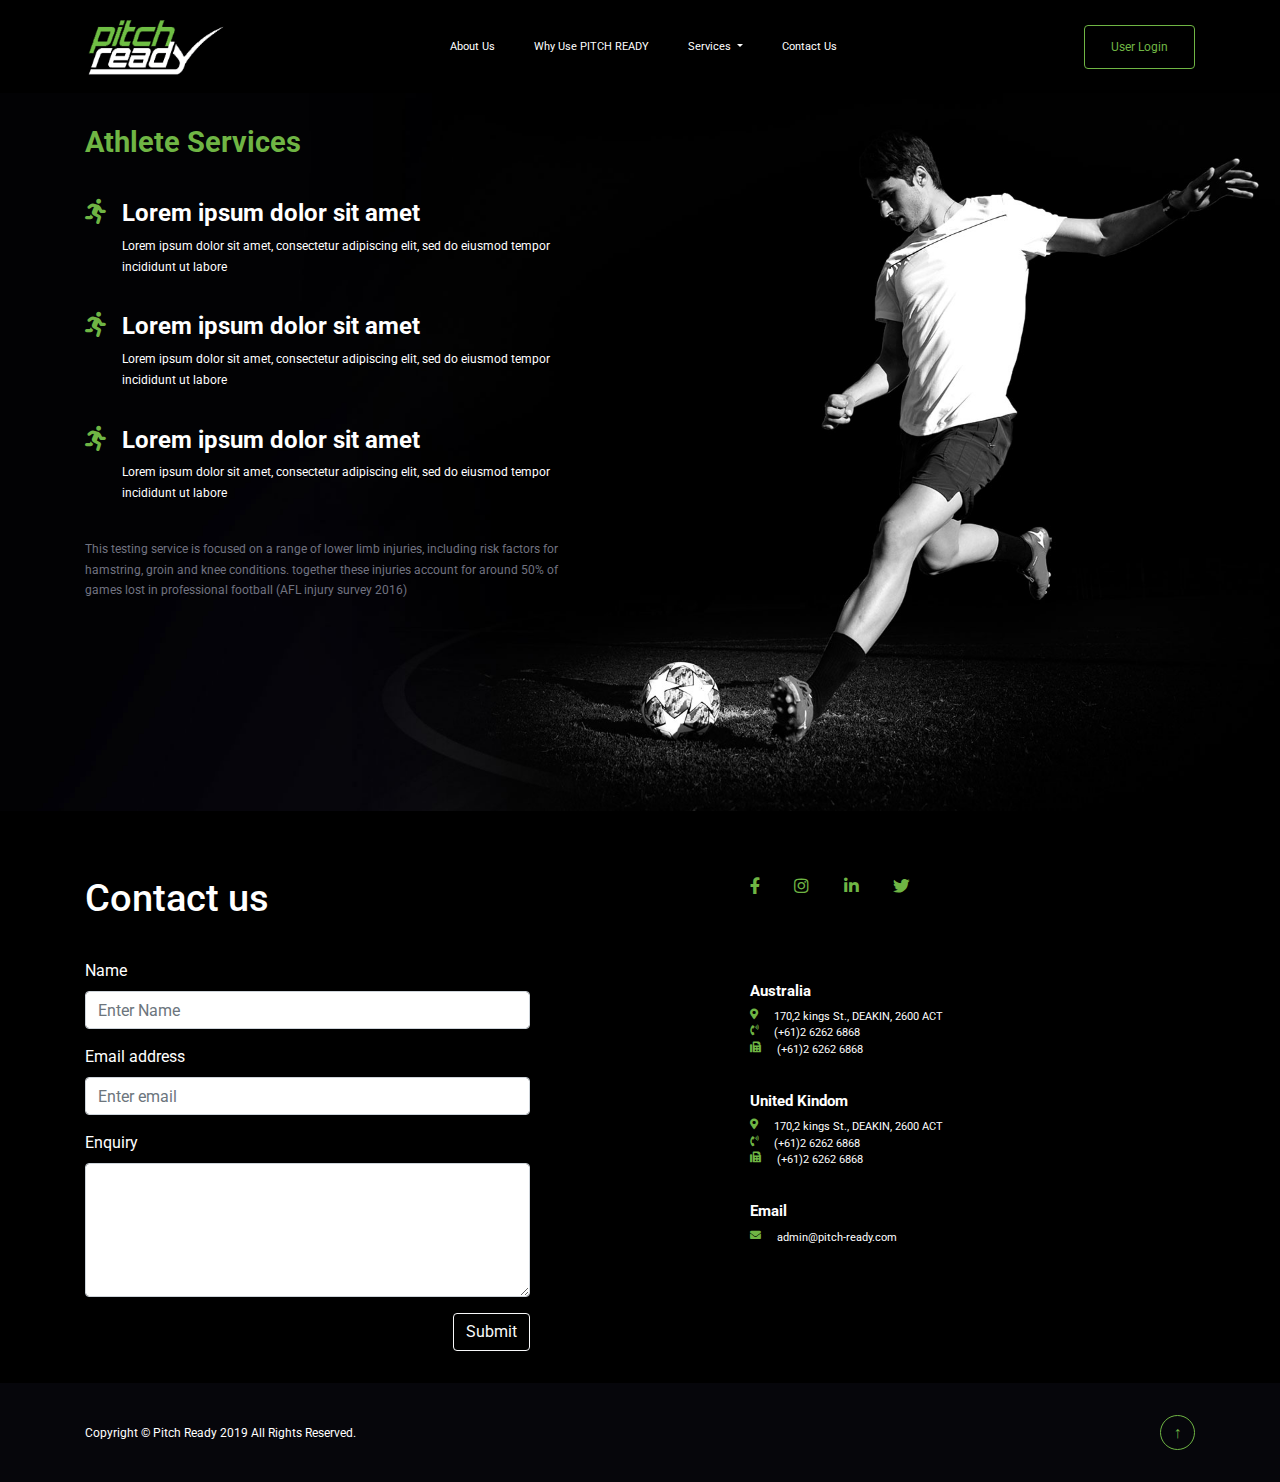
<file: page-4.html>
<!DOCTYPE html>
<html>
<head>
<meta charset="UTF-8">
<title>Pitch Ready</title>
<meta http-equiv="X-UA-Compatible" content="IE=edge,chrome=1">
<meta name="viewport" content="width=device-width, initial-scale=1.0">
<link rel="stylesheet" href="bootstrap/bootstrap.min.css" >
<link rel="stylesheet" href="styles/style.css" >
<link href="https://fonts.googleapis.com/css?family=Roboto:400,700&display=swap" rel="stylesheet"> 
<link href="https://cdnjs.cloudflare.com/ajax/libs/font-awesome/5.11.2/css/all.min.css" rel="stylesheet" >

<script src="js/jquery.min.js" ></script>
<script src="bootstrap/bootstrap.min.js" ></script>

</head>

<body>
    <header>
            <div class="container">
                <div class="header-inner">
                    <div class="logo">
                        <img src="images/logo.png" alt="" />
                    </div>
                    <div class="main-menu"><nav class="navbar navbar-expand-lg navbar-dark">
                            <button class="navbar-toggler" type="button" data-toggle="collapse" data-target="#navbarNav" aria-controls="navbarNav" aria-expanded="false" aria-label="Toggle navigation">
                                <span class="navbar-toggler-icon"></span>
                            </button>
                            <div class="collapse navbar-collapse" id="navbarNav">
                                <ul class="navbar-nav">
                                <li class="nav-item">
                                    <a class="nav-link active" href="page-3.html">About us</a>
                                </li>
                                <li class="nav-item">
                                    <a class="nav-link" href="page-2.html">Why use PITCH READY</a>
                                </li>
                                <li class="nav-item dropdown">
                                        <a class="nav-link dropdown-toggle" href="page-4.html" id="navbarDropdownMenuLink" role="button" data-toggle="dropdown" aria-haspopup="true" aria-expanded="false">
                                                Services
                                        </a>
                                        <div class="dropdown-menu" aria-labelledby="navbarDropdownMenuLink">
                                            <a class="dropdown-item" href="page-4.html">Service 1</a>
                                            <a class="dropdown-item" href="page-4.html">Service 2</a>
                                        </div>
                                        </li>
                                <li class="nav-item">
                                    <a class="nav-link" href="#">Contact us</a>
                                </li>
                                </ul>
                            </div>
                            </nav>
                    </div>
                    <div class="header-links">
                        <button type="button" class="btn btn-outline-primary login-btn">User Login</button>
                    </div>   
                </div>
            </div>
    </header>
    <section>
            <div class="overlay-with-bg">
                <div class="text-overlay">
                    <div class="container">
                        
                        <div class="para-text">
                            <h3>Athlete Services</h3>
                            <ul>
                                <li>
                                    <i class="fas fa-running"></i>
                                    <div>
                                        <h4>Lorem ipsum dolor sit amet</h4>
                                        <p>
                                                Lorem ipsum dolor sit amet, consectetur adipiscing elit, sed do eiusmod tempor incididunt ut labore 
                                        </p>
                                    </div>
                                </li>

                                <li>
                                    <i class="fas fa-running"></i>
                                    <div>
                                        <h4>Lorem ipsum dolor sit amet</h4>
                                        <p>
                                                Lorem ipsum dolor sit amet, consectetur adipiscing elit, sed do eiusmod tempor incididunt ut labore 
                                        </p>
                                    </div>
                                </li>

                                <li>
                                    <i class="fas fa-running"></i>
                                    <div>
                                        <h4>Lorem ipsum dolor sit amet</h4>
                                        <p>
                                            Lorem ipsum dolor sit amet, consectetur adipiscing elit, sed do eiusmod tempor incididunt ut labore 
                                        </p>
                                    </div>
                                </li>

                                <li>
                                    <div>
                                        <p class="custom-text">
                                                This testing service is focused on a range of lower limb injuries, including risk factors for hamstring, groin and knee conditions. together these injuries account for around 50% of games lost in professional football (AFL injury survey 2016) 
                                        </p>
                                    </div>
                                </li>
                            </ul>

                            
                        </div>

                    </div>
                </div>
                <picture class="w-100">
                    <source media="(max-width: 767px)" srcset="images/main-banner-mob-2.jpg">
                    <source media="(max-width: 991px)" srcset="images/main-banner-tab-2.jpg">
                    <source media="(min-width: 992px)" srcset="images/main-banner-inner-1.jpg">
                    <img class="w-100" src="images/main-banner-inner-1.jpg" alt="">
                </picture>
            </div>
    </section>


    <footer>
        <div class="container footer-top-wrap">

            <div class="footer-left col-12 col-md-5">
                <h2 class="left-align has-mob-bottom-margin">Contact us</h2>
                <div class="form-wrap">
                        <form>
                            <div class="form-group">
                                    <label for="exampleInputEmail1">Name</label>
                                    <input type="text" class="form-control" id="exampleInputName" aria-describedby="nameHelp" placeholder="Enter Name">
                            </div>
                            <div class="form-group">
                                <label for="exampleInputEmail1">Email address</label>
                                <input type="email" class="form-control" id="exampleInputEmail1" aria-describedby="emailHelp" placeholder="Enter email">
                            </div>
                            <div class="form-group">
                                <label for="exampleInputEmail1">Enquiry</label>
                                <textarea class="form-control" rows="5" id="comment"></textarea>
                            </div>

                            <button type="submit" class="btn btn-outline-light float-right">Submit</button>
                        </form>
                </div>

            </div>
            <div class="footer-right col-12 col-md-4 offset-0 offset-md-2">
                <div class="smo-links">
                    <a href="#" target="_blank"><i class="fab fa-facebook-f"></i></a>
                    <a href="#" target="_blank"><i class="fab fa-instagram"></i></a>
                    <a href="#" target="_blank"><i class="fab fa-linkedin-in"></i></a>
                    <a href="#" target="_blank"><i class="fab fa-twitter"></i></a>
                </div>
                <div class="footer-address">
                    <div class="address-box">
                        <span class="title-txt">Australia</span>
                        <div class="add-col">
                            <i class="fas fa-map-marker-alt"></i><span>170,2 kings St., DEAKIN, 2600 ACT </span>
                        </div>
                        <div class="add-col">
                            <i class="fas fa-phone-volume"></i><span><a href="#">(+61)2 6262 6868</a></span>
                        </div>
                        <div class="add-col">
                            <i class="fas fa-fax"></i><span><a href="#">(+61)2 6262 6868</a></span>
                        </div>                        
                    </div>
                    <div class="address-box">
                        <span class="title-txt">United Kindom</span>
                        <div class="add-col">
                            <i class="fas fa-map-marker-alt"></i><span>170,2 kings St., DEAKIN, 2600 ACT </span>
                        </div>
                        <div class="add-col">
                            <i class="fas fa-phone-volume"></i><span><a href="#">(+61)2 6262 6868</a></span>
                        </div>
                        <div class="add-col">
                            <i class="fas fa-fax"></i><span><a href="#">(+61)2 6262 6868</a></span>
                        </div>                        
                    </div>
                    <div class="address-box">
                        <span class="title-txt">Email</span>
                        <div class="add-col">
                                <i class="fas fa-envelope"></i><a href="#">admin@pitch-ready.com</a>
                        </div>                       
                    </div>


                </div>
            </div>
        </div>
        <div class="footer-bottom">
            <div class="container d-flex justify-content-between align-items-center">
                <span class="copy-text">Copyright &copy; Pitch Ready 2019 All Rights Reserved.</span>
                <span class="scrl-top d-none d-md-flex">&uarr;</span>
            </div>
        </div>
            
    </footer>

</body>
<script>
        $(".scrl-top").click(function() {
          $("html, body").animate({ scrollTop: 0 }, "slow");
          return false;
        });
</script>
</html>
</file>
<file: styles/style.css>
/* Styels for pitch ready */
body {
  background: #000;
  color: #fff;
  font-family: 'Roboto', sans-serif;
}

body a {
  color: #fff;
}

body a:hover {
  color: #6fb544;
}

section {
  clear: both;
  float: left;
  width: 100%;
  position: relative;
}

.main-banner ul, section ul {
  list-style: none;
  padding-left: 0;
  margin-bottom: 2.4rem;
}

.main-banner ul li, section ul li {
  margin-bottom: 1.2rem;
  display: -webkit-box;
  display: -ms-flexbox;
  display: flex;
  -webkit-box-align: start;
      -ms-flex-align: start;
          align-items: flex-start;
}

@media only screen and (min-width: 992px) {
  .main-banner ul li, section ul li {
    font-size: 1.25vw;
  }
}

.main-banner ul i, section ul i {
  color: #6fb544;
  margin-right: 1rem;
}

@media only screen and (min-width: 992px) {
  .main-banner ul i, section ul i {
    font-size: 2vw;
  }
}

h2 {
  text-align: center;
}

@media only screen and (max-width: 991px) {
  h2.has-mob-bottom-margin {
    margin-bottom: 2rem;
  }
}

@media only screen and (min-width: 1024px) {
  h2 {
    font-size: 3vw;
    margin-bottom: 3vw;
  }
}

h2.left-align {
  text-align: left;
}

img {
  max-width: 100%;
}

header .header-inner {
  display: -webkit-box;
  display: -ms-flexbox;
  display: flex;
  -webkit-box-pack: justify;
      -ms-flex-pack: justify;
          justify-content: space-between;
  -webkit-box-align: center;
      -ms-flex-align: center;
          align-items: center;
  -ms-flex-wrap: wrap;
      flex-wrap: wrap;
}

@media only screen and (min-width: 1024px) {
  header .header-inner {
    padding-top: 15px;
    padding-bottom: 15px;
  }
}

header .logo {
  width: 11vw;
}

header .logo img {
  max-width: 100%;
}

@media only screen and (max-width: 1023px) {
  header .logo {
    width: 100%;
    margin-bottom: 15px;
  }
  header .logo img {
    max-width: 120px;
  }
}

header .main-menu .nav-item {
  text-transform: capitalize;
}

header .main-menu .nav-item .nav-link {
  color: #fff;
}

@media only screen and (min-width: 1024px) {
  header .main-menu .nav-item {
    margin-right: 1.8vw;
  }
  header .main-menu .nav-item .dropdown-item {
    font-size: 0.85vw;
  }
}

@media only screen and (max-width: 1023px) {
  header .main-menu {
    max-width: 60vw;
  }
  header .main-menu .navbar, header .main-menu .navbar-toggler {
    padding-left: 0;
    border: none;
  }
  header .main-menu .navbar {
    padding-top: 0;
  }
}

header .login-btn {
  border-color: #6fb544;
  color: #6fb544;
  font-size: 12px;
  padding: 12px 26px;
}

header .login-btn:hover {
  background: none;
  color: #fff;
  border-color: #fff;
}

@media only screen and (max-width: 1024px) {
  header .login-btn {
    padding: 6px 18px;
  }
}

@media only screen and (min-width: 1024px) {
  header .header-inner {
    font-size: 0.85vw;
  }
}

@media only screen and (max-width: 1023px) {
  header .header-links {
    margin-bottom: auto;
  }
}

.main-banner {
  float: left;
  width: 100%;
  position: relative;
}

.main-banner:not(.inner-page)::after {
  content: '';
  height: 2px;
  width: 100%;
  float: left;
  clear: both;
  background: #6fb544;
  background: -webkit-gradient(linear, left top, right top, from(#6fb544), color-stop(16%, #6fb544), to(#fafafa));
  background: linear-gradient(90deg, #6fb544 0%, #6fb544 16%, #fafafa 100%);
}

.main-banner .main-banner-overlay {
  position: absolute;
  width: 100%;
  top: 0;
  left: 0;
  height: 100%;
  display: -webkit-box;
  display: -ms-flexbox;
  display: flex;
  -webkit-box-align: stretch;
      -ms-flex-align: stretch;
          align-items: stretch;
}

.main-banner .main-banner-overlay .container {
  display: -webkit-box;
  display: -ms-flexbox;
  display: flex;
  -webkit-box-pack: center;
      -ms-flex-pack: center;
          justify-content: center;
  -webkit-box-align: start;
      -ms-flex-align: start;
          align-items: flex-start;
  -webkit-box-orient: vertical;
  -webkit-box-direction: normal;
      -ms-flex-direction: column;
          flex-direction: column;
}

@media only screen and (max-width: 991px) {
  .main-banner .main-banner-overlay .container {
    -webkit-box-align: center;
        -ms-flex-align: center;
            align-items: center;
  }
}

.main-banner .main-banner-overlay .main-tagline {
  color: #6fb544;
  font-weight: 700;
}

@media only screen and (max-width: 991px) {
  .main-banner .main-banner-overlay .main-tagline {
    margin: 0 auto;
    font-size: 22px;
    text-align: center;
    width: 70vw;
  }
}

@media only screen and (min-width: 992px) {
  .main-banner .main-banner-overlay .main-tagline {
    line-height: 3vw;
    width: 24vw;
    font-size: 2.4vw;
  }
}

.main-banner .main-banner-overlay .para-text {
  width: 24vw;
  margin: 2rem 0;
}

@media only screen and (max-width: 991px) {
  .main-banner .main-banner-overlay .para-text {
    width: 70vw;
    text-align: center;
    font-size: 0.9rem;
    line-height: 1.2rem;
  }
}

@media only screen and (min-width: 992px) {
  .main-banner .main-banner-overlay .para-text {
    font-size: 0.9vw;
  }
  .main-banner .main-banner-overlay .para-text p {
    line-height: 2.4;
    margin-bottom: 5rem;
  }
}

.main-banner .main-banner-overlay .btn {
  padding-left: 30px;
  padding-right: 30px;
}

section .btn {
  padding-left: 30px;
  padding-right: 30px;
}

section h3 {
  color: #6fb544;
  margin-bottom: 1.4rem;
}

@media only screen and (min-width: 992px) {
  section h3 {
    font-size: 2.3vw;
    margin-bottom: 3vw;
  }
}

section p {
  line-height: 2rem;
}

.sec-2 {
  padding-top: 10vw;
}

.sec-2-contwrap {
  padding-top: 4rem;
  padding-bottom: 4rem;
}

.sp-tagline {
  color: #6fb544;
  font-size: 2rem;
  float: left;
  width: 100%;
  margin: 0.8rem 0;
}

@media only screen and (max-width: 991px) {
  .sp-tagline {
    line-height: 2.2rem;
  }
}

@media only screen and (min-width: 992px) {
  .sp-tagline {
    font-size: 1.6vw;
  }
}

.sec-2-logos {
  margin-top: 2rem;
  margin-bottom: 2rem;
  float: left;
  width: 100%;
}

.sec-2-logos a {
  margin-right: 15px;
  margin-bottom: 15px;
}

.sec-2-sideimg {
  position: relative;
}

@media only screen and (max-width: 991px) {
  .sec-2-sideimg {
    padding-top: 4rem;
  }
}

.sec-2-sideimg .thumb-wrap {
  width: 73%;
  z-index: 1;
  float: right;
  position: relative;
}

@media only screen and (max-width: 991px) {
  .sec-2-sideimg .thumb-wrap {
    width: 100%;
  }
}

.sec-2-sideimg .thumb-wrap .play-btn-wrap {
  position: absolute;
  top: 0;
  left: 0;
  width: 100%;
  height: 100%;
  display: -webkit-box;
  display: -ms-flexbox;
  display: flex;
  -webkit-box-pack: center;
      -ms-flex-pack: center;
          justify-content: center;
  -webkit-box-align: center;
      -ms-flex-align: center;
          align-items: center;
}

.sec-2-sideimg .thumb-wrap .play-btn {
  padding: 0;
  border: 1px solid #fff;
  border-radius: 60px;
  font-size: 48px;
  width: 62px;
  height: 62px;
  display: -webkit-box;
  display: -ms-flexbox;
  display: flex;
  -webkit-box-pack: center;
      -ms-flex-pack: center;
          justify-content: center;
  -webkit-box-align: center;
      -ms-flex-align: center;
          align-items: center;
}

@media only screen and (min-width: 992px) {
  .sec-2-sideimg::after {
    content: '';
    height: 40%;
    width: 70%;
    position: absolute;
    left: 8%;
    top: 20%;
    background: url("../images/sec-2-bg.png") 0 0 repeat;
    z-index: -1;
  }
}

.sec-2-sideimg a {
  color: #fff;
}

.sec-2-sideimg a:hover {
  color: #fff;
}

.sec-2-sideimg a:hover .play-btn {
  background: rgba(255, 255, 255, 0.4);
}

.sec-3 {
  padding-top: 6rem;
  padding-bottom: 6rem;
}

.sec-3 .sec-3-contwrap {
  padding-top: 5vw;
}

@media only screen and (max-width: 991px) {
  .sec-3 .sec-3-contwrap .text-md-left {
    margin-bottom: 3rem;
  }
}

.sec-4 {
  background: #06060b;
  padding: 4rem 0;
}

.serv-boxes-parent {
  display: -webkit-box;
  display: -ms-flexbox;
  display: flex;
  -ms-flex-wrap: wrap;
      flex-wrap: wrap;
  -webkit-box-pack: justify;
      -ms-flex-pack: justify;
          justify-content: space-between;
  margin-top: 4rem;
}

@media only screen and (min-width: 992px) {
  .serv-boxes-parent {
    margin-top: 4.6vw;
  }
}

.serv-box {
  display: -webkit-box;
  display: -ms-flexbox;
  display: flex;
  -webkit-box-align: stretch;
      -ms-flex-align: stretch;
          align-items: stretch;
  -webkit-box-pack: justify;
      -ms-flex-pack: justify;
          justify-content: space-between;
  padding: 0;
  background: #000;
  color: #fff;
  width: 100%;
  position: relative;
  margin-bottom: 30px;
}

@media only screen and (min-width: 992px) {
  .serv-box {
    width: 46%;
    margin-bottom: 2vw;
  }
}

.serv-box .serv-cont {
  float: left;
  padding: 15px;
  display: -webkit-box;
  display: -ms-flexbox;
  display: flex;
  -webkit-box-orient: vertical;
  -webkit-box-direction: normal;
      -ms-flex-direction: column;
          flex-direction: column;
  -webkit-box-pack: justify;
      -ms-flex-pack: justify;
          justify-content: space-between;
}

@media only screen and (max-width: 767px) {
  .serv-box .serv-cont {
    position: absolute;
    top: 0;
    left: 0;
    width: 100%;
    height: 100%;
    z-index: 1;
    background: rgba(0, 0, 0, 0.8);
  }
}

.serv-box .serv-cont .box-number {
  font-size: 2.2rem;
  margin-left: auto;
  color: #a5a7bb;
}

@media only screen and (min-width: 992px) {
  .serv-box .serv-cont .box-number {
    font-size: 2.2vw;
  }
}

.serv-box .serv-cont .txt-box {
  width: 75%;
  padding-left: 15px;
  font-size: 1.3rem;
}

@media only screen and (min-width: 992px) {
  .serv-box .serv-cont .txt-box {
    font-size: 1.3vw;
  }
}

.serv-box .serv-cont .l-more-link {
  color: #6fb544;
  margin-left: auto;
}

.serv-box .serv-cont .l-more-link:hover {
  color: #8ad85b;
  text-decoration: none;
}

footer {
  clear: both;
  float: left;
  width: 100%;
  background: #000;
}

footer .footer-top-wrap {
  float: none;
  padding: 4rem 0 2rem;
  display: table;
}

footer .footer-left {
  float: left;
}

footer .footer-right {
  float: left;
}

@media only screen and (max-width: 991px) {
  footer .footer-right {
    padding-top: 4rem;
  }
}

footer .smo-links {
  margin-bottom: 5rem;
}

@media only screen and (max-width: 991px) {
  footer .smo-links {
    display: -webkit-box;
    display: -ms-flexbox;
    display: flex;
    -webkit-box-pack: center;
        -ms-flex-pack: center;
            justify-content: center;
    -webkit-box-align: center;
        -ms-flex-align: center;
            align-items: center;
  }
}

footer .smo-links a {
  color: #6fb544;
  margin-right: 1.9rem;
  font-size: 20px;
}

footer .smo-links a:hover {
  color: #fff;
}

@media only screen and (min-width: 992px) {
  footer .smo-links a {
    font-size: 1.3vw;
  }
}

footer .footer-address .add-col {
  display: -webkit-box;
  display: -ms-flexbox;
  display: flex;
  clear: both;
  float: left;
  width: 100%;
  font-size: 13px;
}

@media only screen and (min-width: 992px) {
  footer .footer-address .add-col {
    font-size: 0.85vw;
  }
}

footer .footer-address .add-col i {
  color: #6fb544;
  margin-right: 1rem;
}

footer .footer-address .address-box {
  float: left;
  width: 100%;
  margin-bottom: 2rem;
}

footer .footer-address .address-box .title-txt {
  font-size: 18px;
  font-weight: 700;
  margin-bottom: 0.4rem;
  clear: both;
  float: left;
  width: 100%;
}

@media only screen and (min-width: 992px) {
  footer .footer-address .address-box .title-txt {
    font-size: 1.2vw;
  }
}

footer .footer-bottom {
  clear: both;
  float: left;
  width: 100%;
  background: #06060b;
  padding: 2rem 0;
}

footer .footer-bottom .copy-text {
  font-size: 12px;
}

@media only screen and (max-width: 991px) {
  footer .footer-bottom .copy-text {
    text-align: center;
    width: 100%;
    float: left;
  }
}

footer .scrl-top {
  float: right;
  width: 35px;
  height: 35px;
  border: 1px solid #6fb544;
  display: -webkit-box;
  display: -ms-flexbox;
  display: flex;
  -webkit-box-pack: center;
      -ms-flex-pack: center;
          justify-content: center;
  -webkit-box-align: center;
      -ms-flex-align: center;
          align-items: center;
  border-radius: 50px;
  cursor: pointer;
  color: #6fb544;
}

footer .scrl-top:hover {
  background: rgba(255, 255, 255, 0.4);
}

.gal-thumbs {
  padding-top: 3rem;
  padding-bottom: 5rem;
}

@media only screen and (min-width: 992px) {
  .gal-thumbs {
    padding-top: 10vw;
    padding-bottom: 10vw;
  }
}

.gal-thumbs .gal-thumbs-left {
  display: -webkit-box;
  display: -ms-flexbox;
  display: flex;
  -ms-flex-wrap: wrap;
      flex-wrap: wrap;
  -webkit-box-pack: justify;
      -ms-flex-pack: justify;
          justify-content: space-between;
  -webkit-box-align: center;
      -ms-flex-align: center;
          align-items: center;
  position: relative;
}

@media only screen and (max-width: 991px) {
  .gal-thumbs .gal-thumbs-left {
    margin-bottom: 3rem;
  }
}

@media only screen and (min-width: 992px) {
  .gal-thumbs .gal-thumbs-left {
    padding-right: 8%;
  }
  .gal-thumbs .gal-thumbs-left::after {
    content: '';
    height: 33.33%;
    width: 70%;
    position: absolute;
    left: 25%;
    top: 33.33%;
    background: url("../images/sec-2-bg.png") 0 0 repeat;
    z-index: -1;
  }
}

.gal-thumbs .gal-thumbs-left .gal-thumb-item {
  margin-top: 30px;
}

@media only screen and (min-width: 992px) {
  .gal-thumbs .gal-thumbs-left .gal-thumb-item {
    width: calc(50% - 15px);
  }
  .gal-thumbs .gal-thumbs-left .gal-thumb-item:nth-child(-n+2) {
    margin-top: 0;
  }
}

@media only screen and (max-width: 991px) {
  .gal-thumbs .gal-thumbs-right {
    text-align: center;
  }
}

.text-content-wide {
  padding-top: 3rem;
  padding-bottom: 3rem;
  float: left;
  width: 100%;
}

.gal-img {
  padding-top: 3rem;
  padding-bottom: 5rem;
}

@media only screen and (min-width: 992px) {
  .gal-img {
    padding-top: 10vw;
    padding-bottom: 10vw;
  }
}

@media only screen and (max-width: 991px) {
  .gal-img .gal-img-left {
    margin-bottom: 3rem;
  }
}

@media only screen and (min-width: 992px) {
  .gal-img .gal-img-left {
    padding-right: 8%;
  }
  .gal-img .gal-img-left::after {
    content: '';
    height: 33.33%;
    width: 70%;
    position: absolute;
    left: 25%;
    bottom: 0;
    background: url("../images/sec-2-bg.png") 0 0 repeat;
    z-index: -1;
  }
}

.gal-img .gal-img-left .gal-img-item {
  overflow: hidden;
  border: none;
  border-radius: 10px;
  margin-bottom: 3rem;
}

@media only screen and (max-width: 991px) {
  .gal-img .gal-thumbs-right {
    text-align: center;
  }
}

.overlay-with-bg {
  position: relative;
}

.overlay-with-bg .text-overlay {
  position: absolute;
  width: 100%;
  top: 0;
  left: 0;
  height: 100%;
  display: -webkit-box;
  display: -ms-flexbox;
  display: flex;
  -webkit-box-align: stretch;
      -ms-flex-align: stretch;
          align-items: stretch;
}

.overlay-with-bg .para-text {
  width: 40vw;
  margin: 2rem 0;
}

.overlay-with-bg .para-text h3, .overlay-with-bg .para-text h4 {
  font-weight: 700;
}

@media only screen and (max-width: 991px) {
  .overlay-with-bg .para-text {
    width: 100%;
    text-align: left;
    font-size: 15px;
    line-height: 1.2rem;
  }
  .overlay-with-bg .para-text i {
    font-size: 20px;
  }
}

@media only screen and (min-width: 992px) {
  .overlay-with-bg .para-text p {
    line-height: 1.7;
    margin-bottom: 1rem;
    font-size: 0.95vw;
  }
}

.overlay-with-bg .custom-text {
  color: #717381;
}
/*# sourceMappingURL=style.css.map */
</file>
